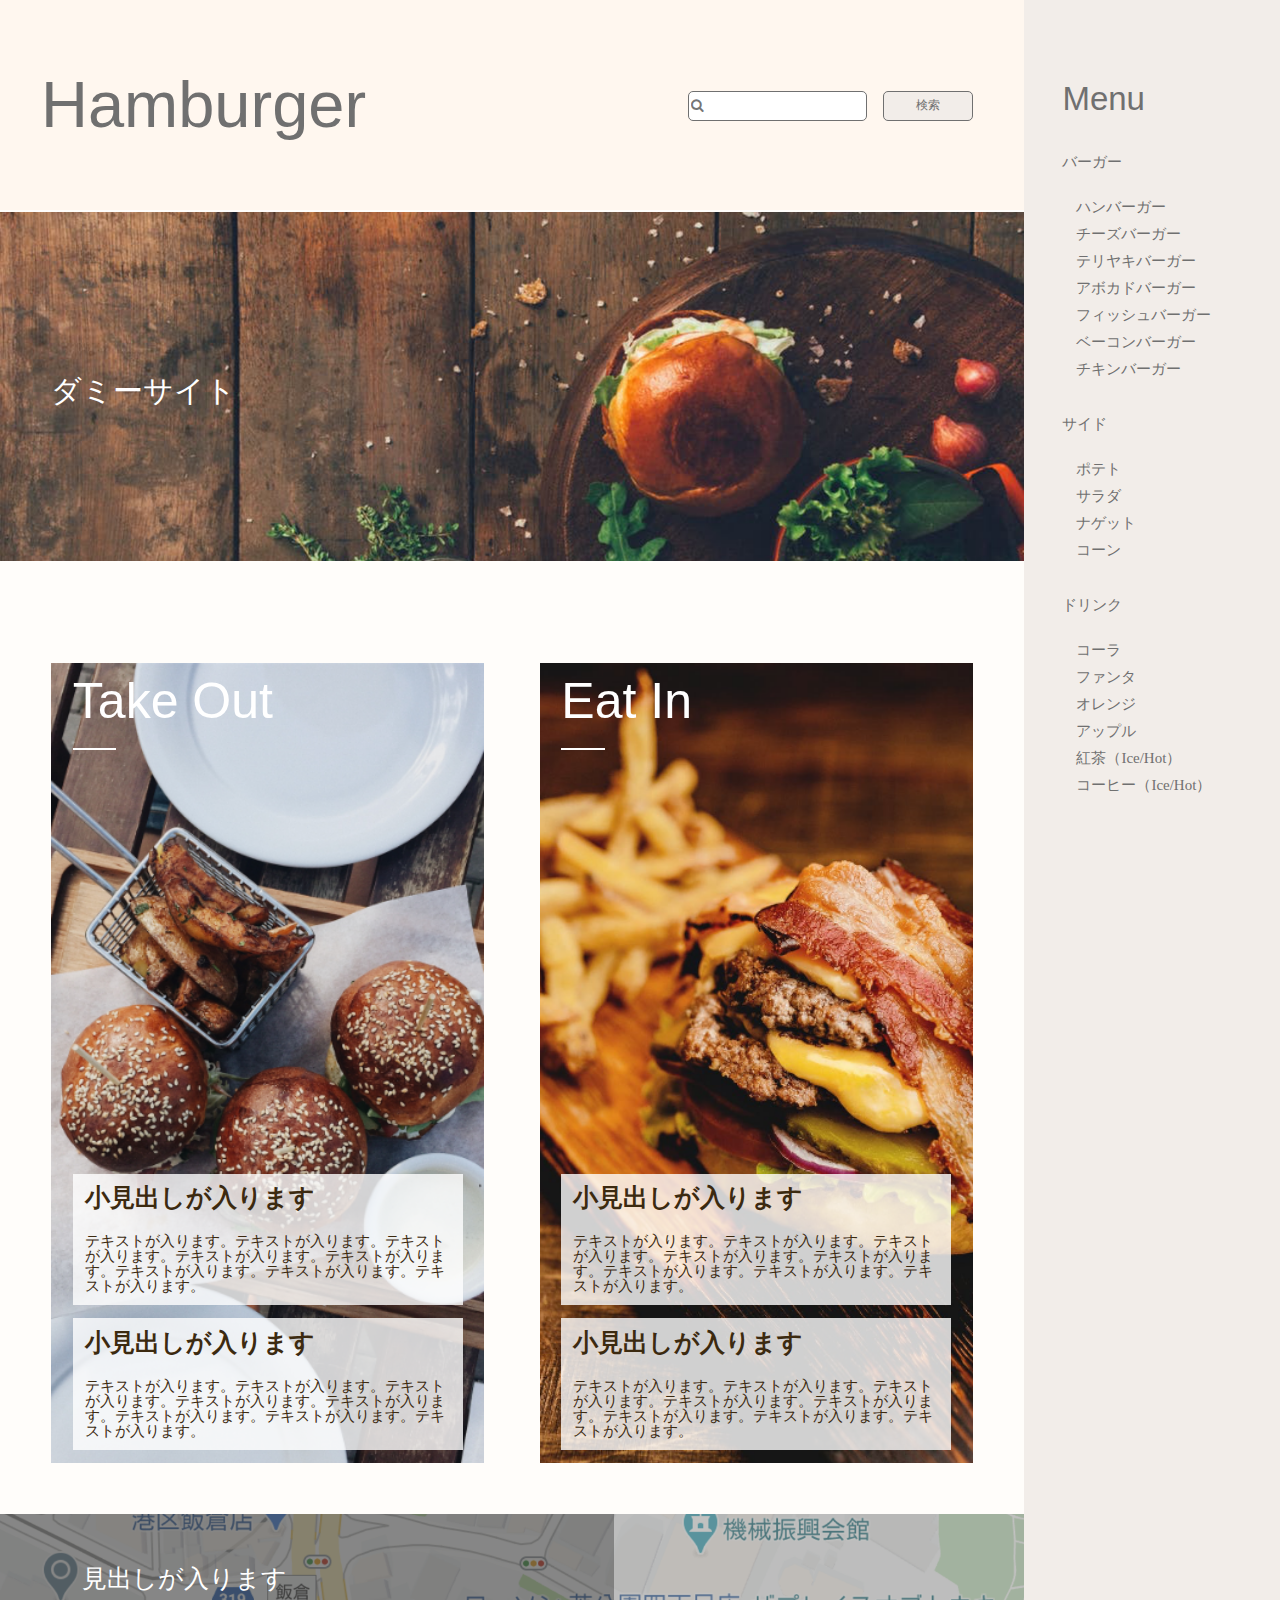
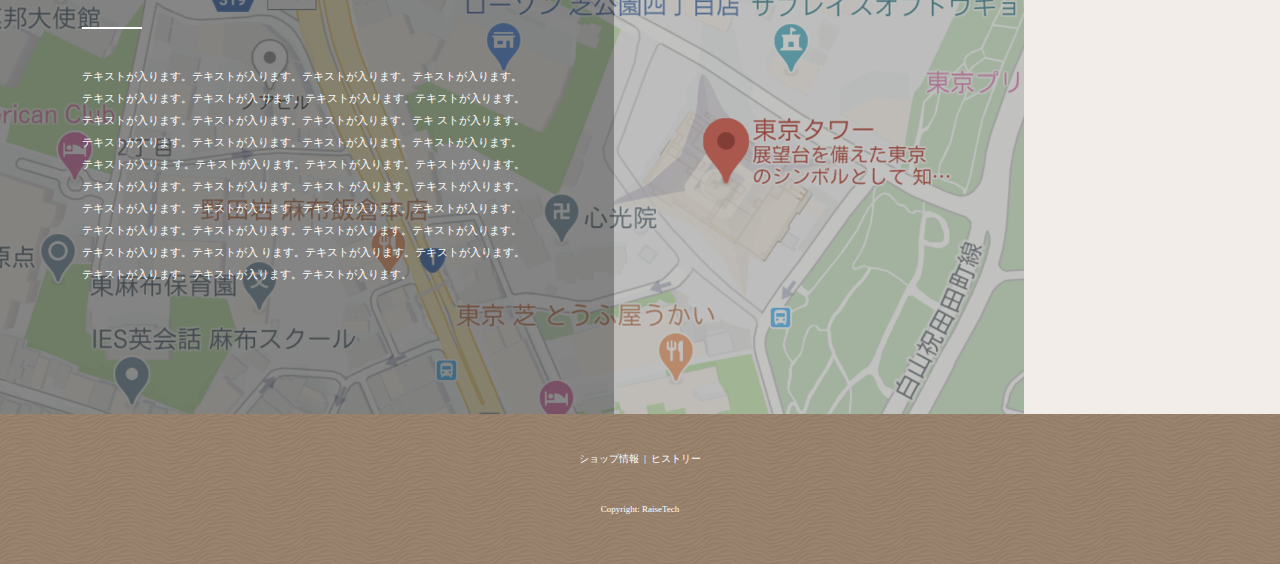
<file: index.html>
<!DOCTYPE html>
<html lang="ja">
<head>
    <meta charset="UTF-8">
    <meta name="viewport" content="width=device-width, initial-scale=1.0">
    <link rel="stylesheet" href="style.css" />
    <link href="//use.fontawesome.com/releases/v5.6.1/css/all.css" rel="stylesheet">
    <link rel="stylesheet" href="//netdna.bootstrapcdn.com/font-awesome/4.0.3/css/font-awesome.css">
    <script src="//ajax.googleapis.com/ajax/libs/jquery/2.1.4/jquery.min.js"></script>
    <meta name="description" content="ページの内容を表す文章///ハンバーガー屋さんのサイトです" />
    <title>Hamburger</title>
</head>

<body class="js-body">
<div class="js-fade-layer js-close"></div> <!--サイドメニューopen時暗くするフェード  このフェードをクリックしてもnavは閉じる-->
<main class="l-main">
    <article class="l-main__left">
        <!-- Header Start -->
        <header class="l-header">
            <h1 class="c-titles c-titles--header" href="#">Hamburger</h1>
            <div class="p-search">
                <input type="text" name="search" class="p-search__textArea" placeholder="&#xF002;" style="font-family:Arial, FontAwesome">
                <input type="button" name="button" class="p-search__button" value="検索">
            </div>
            <button class="js-menu c-button--sideMenu">Menu</button>
        </header>
        <!-- Header  End-->

        <div class="p-mainVisual p-mainVisual--index">
            <a class="c-titles--mainTop">ダミーサイト</a>
        </div>
        <section class="p-main-menu">
            <ul class="l-main__front-page-contents">
                <li class="p-front-page-card p-front-page-card1"> <!--TakeOut-->
                    <div>
                        <h3 class="c-titles c-titles--front-page-card">Take Out</h3>
                        <hr>
                    </div>
                    <div class="p-frontpage-card__explanation">
                        <div class="p-front-page-card__explanation__text">
                            <dl>
                                <dt>小見出しが入ります</dt>
                                <dd>テキストが⼊ります。テキストが⼊ります。テキストが⼊ります。テキストが⼊ります。テキストが⼊ります。テキストが⼊ります。テキストが⼊ります。テキストが⼊ります。</dd>
                            </dl>
                        </div>
                        <div class="p-front-page-card__explanation__text">
                            <dl>
                                <dt>小見出しが入ります</dt>
                                <dd>テキストが⼊ります。テキストが⼊ります。テキストが⼊ります。テキストが⼊ります。テキストが⼊ります。テキストが⼊ります。テキストが⼊ります。テキストが⼊ります。</dd>
                            </dl>
                        </div>
                    </div>
                </li>
                <li class="p-front-page-card p-front-page-card2"> <!--Eat In-->
                    <div>
                        <h3 class="c-titles c-titles--front-page-card">Eat In</h3>
                        <hr>
                    </div>
                    <div class="p-frontpage-card__explanation">
                        <div class="p-front-page-card__explanation__text">
                            <dl>
                                <dt>小見出しが入ります</dt>
                                <dd>テキストが⼊ります。テキストが⼊ります。テキストが⼊ります。テキストが⼊ります。テキストが⼊ります。テキストが⼊ります。テキストが⼊ります。テキストが⼊ります。</dd>
                            </dl>
                        </div>
                        <div class="p-front-page-card__explanation__text">
                            <dl>
                                <dt>小見出しが入ります</dt>
                                <dd>テキストが⼊ります。テキストが⼊ります。テキストが⼊ります。テキストが⼊ります。テキストが⼊ります。テキストが⼊ります。テキストが⼊ります。テキストが⼊ります。</dd>
                            </dl>
                        </div>
                    </div>
                </li>
            </ul>
        </section>
        <div class="p-map">
            <div class="p-map__description"> <!--gray parts-->
                <div class="p-map__description__title">
                    見出しが入ります
                </div>
                <hr>
                <p class="p-map__description__text"> テキストが⼊ります。テキストが⼊ります。テキストが⼊ります。テキストが⼊ります。テキストが⼊ります。テキストが⼊
                    ります。テキストが⼊ります。テキストが⼊ります。テキストが⼊ります。テキストが⼊ります。テキストが⼊ります。テキ
                    ストが⼊ります。テキストが⼊ります。テキストが⼊ります。テキストが⼊ります。テキストが⼊ります。テキストが⼊りま
                    す。テキストが⼊ります。テキストが⼊ります。テキストが⼊ります。テキストが⼊ります。テキストが⼊ります。テキスト
                    が⼊ります。テキストが⼊ります。テキストが⼊ります。テキストが⼊ります。テキストが⼊ります。テキストが⼊ります。
                    テキストが⼊ります。テキストが⼊ります。テキストが⼊ります。テキストが⼊ります。テキストが⼊ります。テキストが⼊
                    ります。テキストが⼊ります。テキストが⼊ります。テキストが⼊ります。テキストが⼊ります。テキストが⼊ります。</p>
            </div>
        </div>
    </article>

    <!--sideMenu (sidebar)-->
    <div class="l-sideMenu">
        <span class="js-close">×</span>
        <h2 class="c-titles c-titles--menuTop">
            Menu
        </h2>
        <nav class="p-menu">
            <ul class="p-menu__food">
                <li>
                    <h3>バーガー</h3>
                    <ul class="p-menu__food__items">
                        <li>ハンバーガー</li>
                        <li>チーズバーガー</li>
                        <li>テリヤキバーガー</li>
                        <li>アボカドバーガー</li>
                        <li>フィッシュバーガー</li>
                        <li>ベーコンバーガー</li>
                        <li>チキンバーガー</li>
                    </ul>
                </li>
                <li>
                    <h3>サイド</h3>
                    <ul class="p-menu__food__items">
                        <li>ポテト</li>
                        <li>サラダ</li>
                        <li>ナゲット</li>
                        <li>コーン</li>
                    </ul>
                </li>
                <li>
                    <h3>ドリンク</h3>
                    <ul class="p-menu__food__items">
                        <li>コーラ</li>
                        <li>ファンタ</li>
                        <li>オレンジ</li>
                        <li>アップル</li>
                        <li>紅茶（Ice/Hot）</li>
                        <li>コーヒー（Ice/Hot）</li>
                    </ul>
                </li>
            </ul>
        </nav>
    </div>
    <!-- sideMenu End -->
</main>
<!-- main End -->

<!-- Footer  Start-->
<footer class="l-footer">
    <ul class="l-footer__sitemap">
        <li><a href="#">ショップ情報</a></li>
        <li>|</li>
        <li><a href="#">ヒストリー</a></li>
    </ul>
    <small>Copyright: RaiseTech</small>
</footer>
<!-- Footer  End-->
<script src="js/script.js"></script> <!--jQuery-->
</body>
</html>
</file>
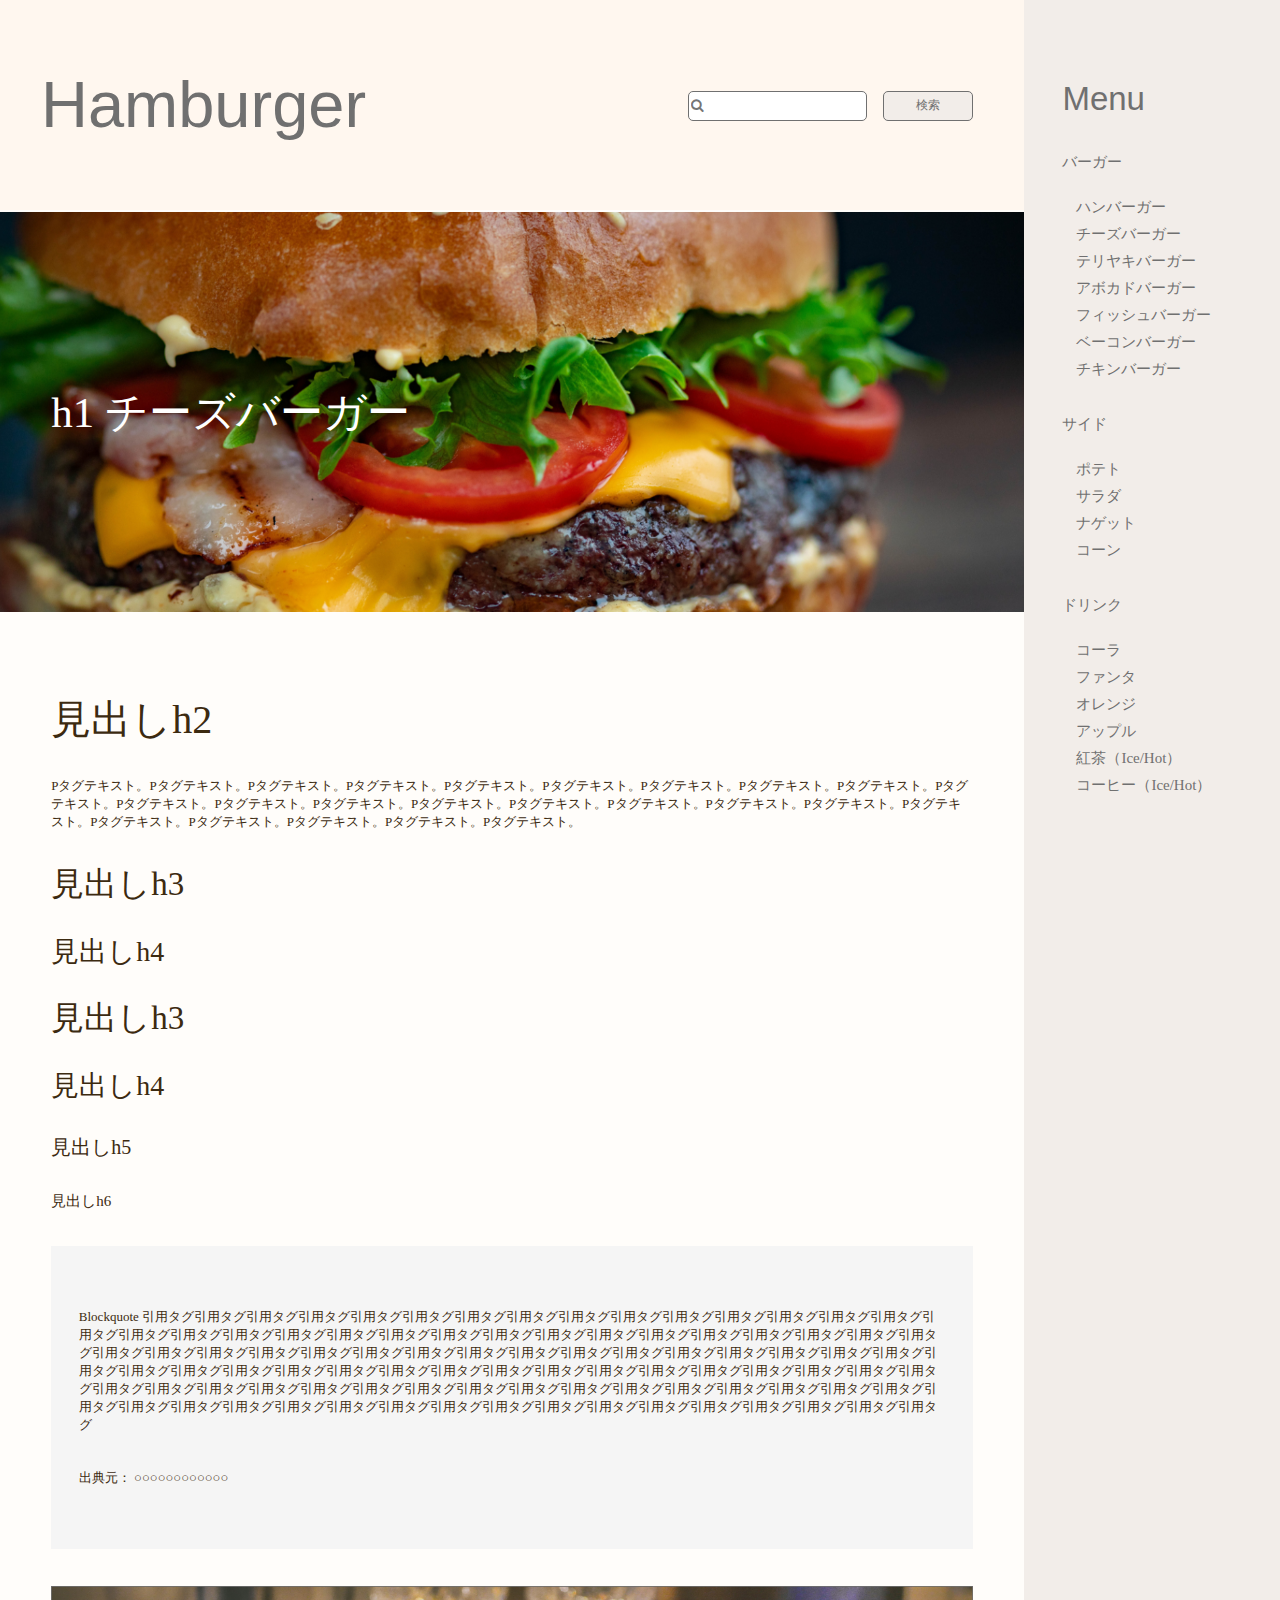
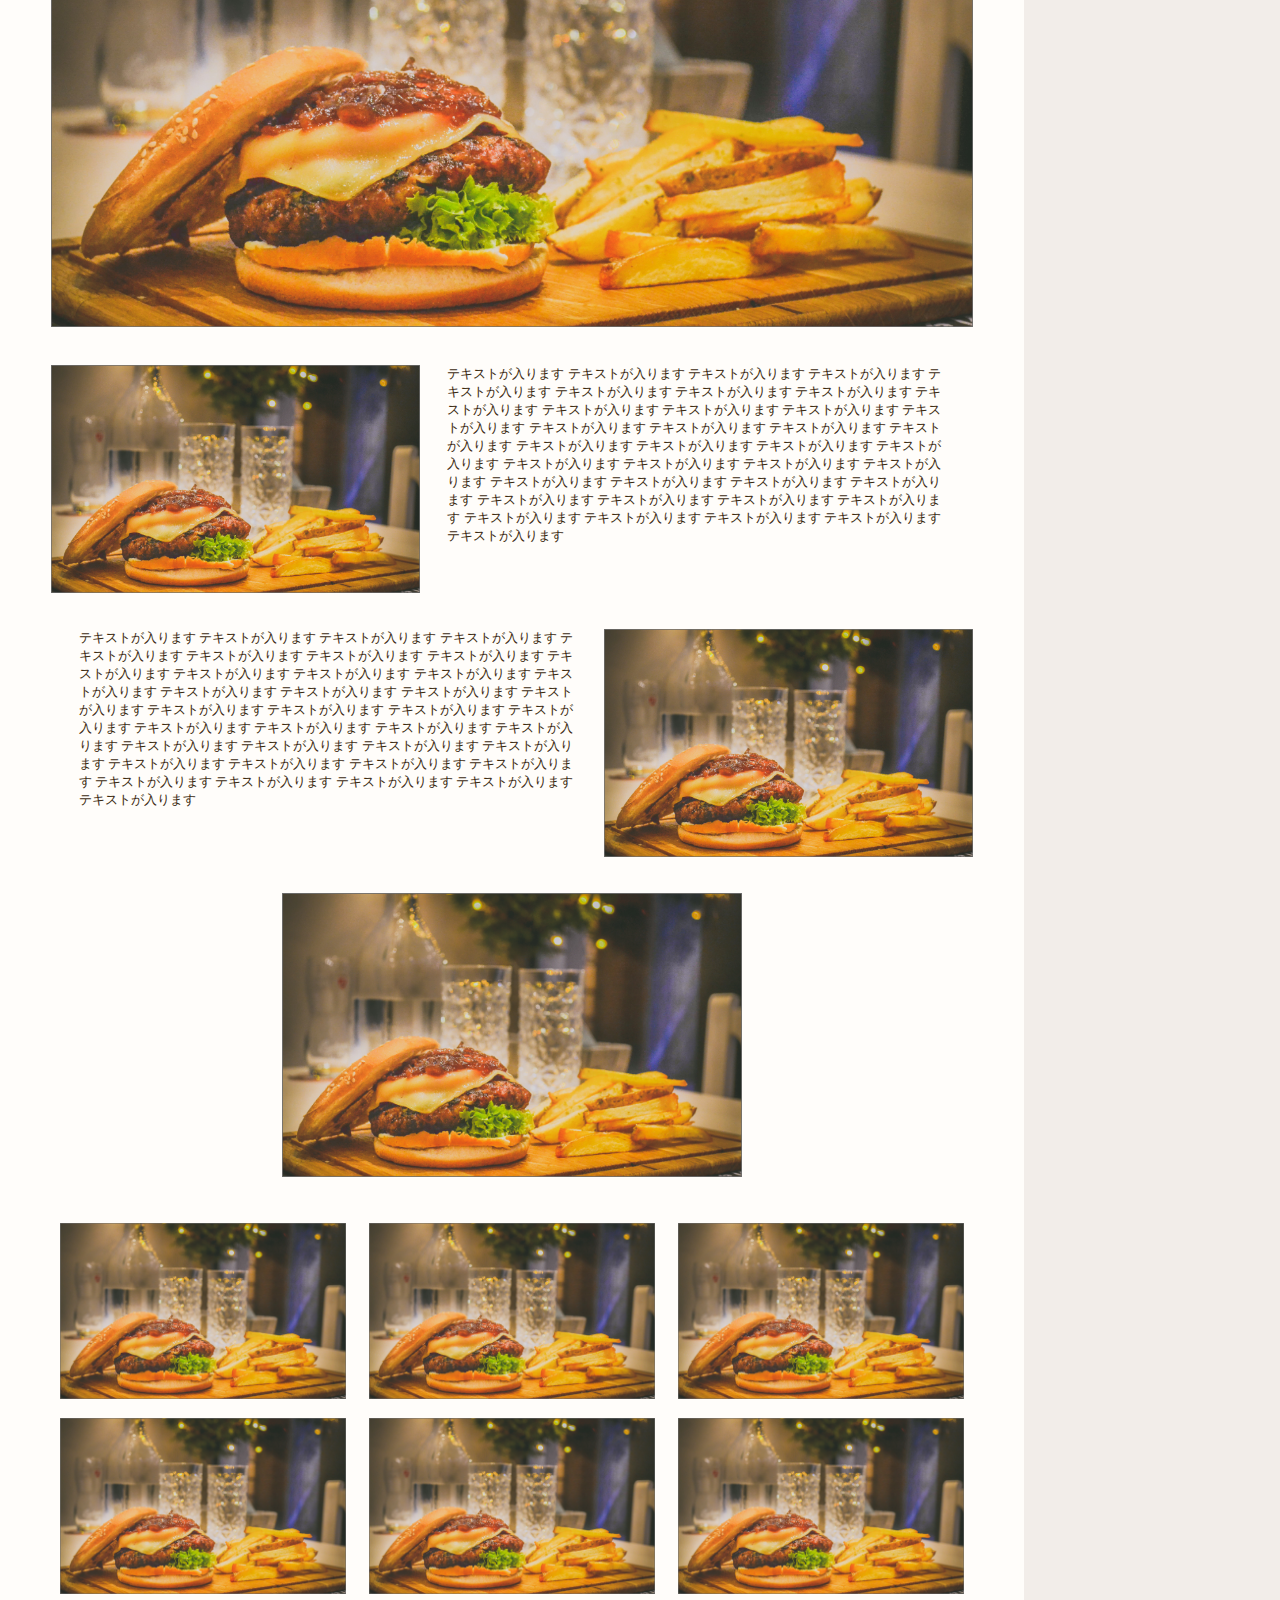
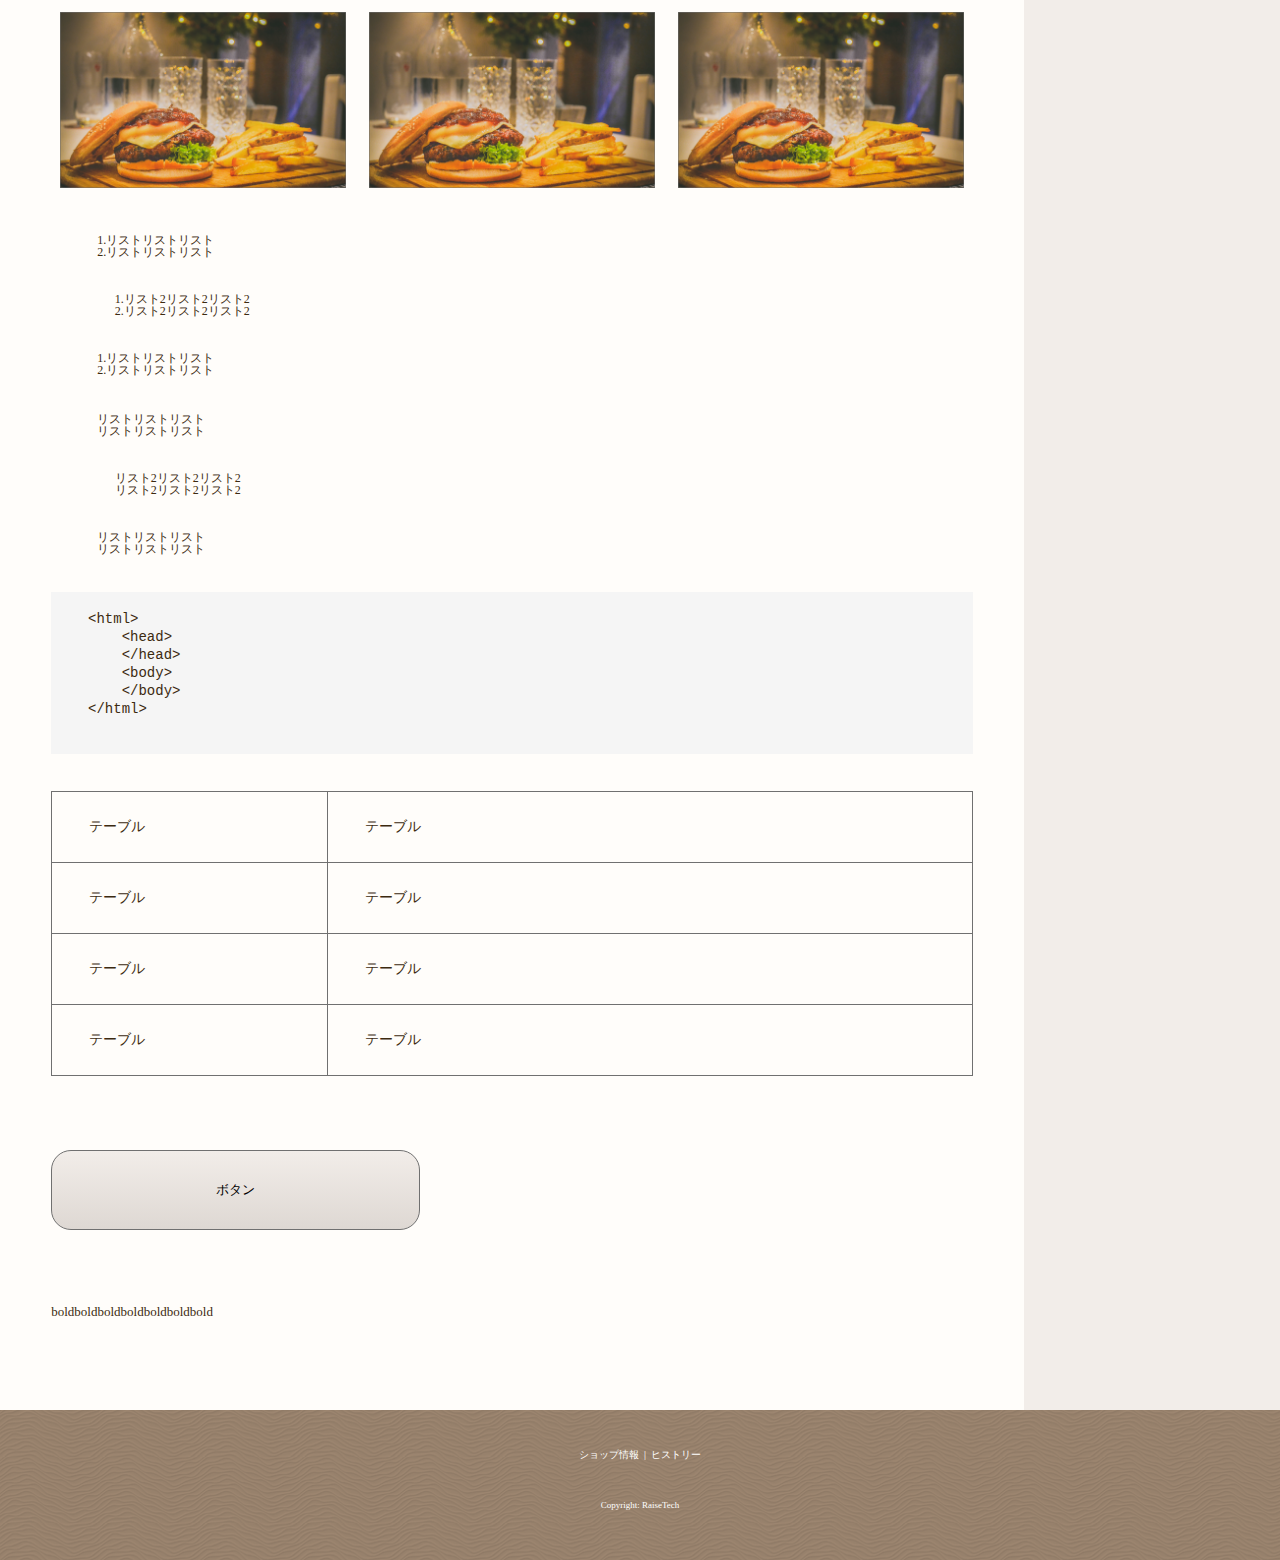
<file: single.html>
<!DOCTYPE html>
<html lang="ja">
<head>
    <meta charset="UTF-8">
    <meta name="viewport" content="width=device-width, initial-scale=1.0">
    <link rel="stylesheet" href="style.css" />
    <link href="//use.fontawesome.com/releases/v5.6.1/css/all.css" rel="stylesheet">
    <link rel="stylesheet" href="//netdna.bootstrapcdn.com/font-awesome/4.0.3/css/font-awesome.css">
    <script src="//ajax.googleapis.com/ajax/libs/jquery/2.1.4/jquery.min.js"></script>
    <meta name="description" content="ページの内容を表す文章///ハンバーガー屋さんのサイトです" />
    <title>Hamburger</title>
</head>

<body class="js-body">
<div class="js-fade-layer js-close"></div> <!--サイドメニューopen時暗くするフェード  このフェードをクリックしてもnavは閉じる-->
<main class="l-main">
    <article class="l-main__left">
        <!-- Header Start -->
        <header class="l-header">
            <h1 class="c-titles c-titles--header" href="#">Hamburger</h1>
            <div class="p-search">
                <input type="text" name="search" class="p-search__textArea" placeholder="&#xF002;" style="font-family:Arial, FontAwesome">
                <input type="button" name="button" class="p-search__button" value="検索">
            </div>
            <button class="js-menu c-button--sideMenu">Menu</button>
        </header>
        <!-- Header  End-->

        <div class="p-mainVisual p-mainVisual--single">
            <img src="image/singlepage/singlepage_ham-burger-with-vegetables.png" alt="チーズバーガー">
            <h1>h1 チーズバーガー</h1>
        </div>
        <section class="p-single">
            <h2>見出しh2</h2>
            <p>Pタグテキスト。Pタグテキスト。Pタグテキスト。Pタグテキスト。Pタグテキスト。Pタグテキスト。Pタグテキスト。Pタグテキスト。Pタグテキスト。Pタグテキスト。Pタグテキスト。Pタグテキスト。Pタグテキスト。Pタグテキスト。Pタグテキスト。Pタグテキスト。Pタグテキスト。Pタグテキスト。Pタグテキスト。Pタグテキスト。Pタグテキスト。Pタグテキスト。Pタグテキスト。Pタグテキスト。</p>
            <h3>見出しh3</h3>
            <h4>見出しh4</h4>
            <h3>見出しh3</h3>
            <h4>見出しh4</h4>
            <h5>見出しh5</h5>
            <h6>見出しh6</h6>
            <blockquote class="p-single__blockquote" site="#">
                <p>Blockquote 引用タグ引用タグ引用タグ引用タグ引用タグ引用タグ引用タグ引用タグ引用タグ引用タグ引用タグ引用タグ引用タグ引用タグ引用タグ引用タグ引用タグ引用タグ引用タグ引用タグ引用タグ引用タグ引用タグ引用タグ引用タグ引用タグ引用タグ引用タグ引用タグ引用タグ引用タグ引用タグ引用タグ引用タグ引用タグ引用タグ引用タグ引用タグ引用タグ引用タグ引用タグ引用タグ引用タグ引用タグ引用タグ引用タグ引用タグ引用タグ引用タグ引用タグ引用タグ引用タグ引用タグ引用タグ引用タグ引用タグ引用タグ引用タグ引用タグ引用タグ引用タグ引用タグ引用タグ引用タグ引用タグ引用タグ引用タグ引用タグ引用タグ引用タグ引用タグ引用タグ引用タグ引用タグ引用タグ引用タグ引用タグ引用タグ引用タグ引用タグ引用タグ引用タグ引用タグ引用タグ引用タグ引用タグ引用タグ引用タグ引用タグ引用タグ引用タグ引用タグ引用タグ引用タグ引用タグ引用タグ引用タグ引用タグ</p>
                <p>出典元： ○○○○○○○○○○○○</p>
            </blockquote>
            <img class="p-single__image--wide" src="image/singlepage/singlepage_cooked-foods-wide.png" alt="チーズバーガー">
            <div class="p-single__twocolum">
                <img src="image/singlepage/singlepage_cooked-foods-1.png" alt="チーズバーガー">
                <p>テキストが入ります テキストが入ります テキストが入ります テキストが入ります テキストが入ります テキストが入ります テキストが入ります テキストが入ります テキストが入ります テキストが入ります テキストが入ります テキストが入ります テキストが入ります テキストが入ります テキストが入ります テキストが入ります テキストが入ります テキストが入ります テキストが入ります テキストが入ります テキストが入ります テキストが入ります テキストが入ります テキストが入ります テキストが入ります テキストが入ります テキストが入ります テキストが入ります テキストが入ります テキストが入ります テキストが入ります テキストが入ります テキストが入ります テキストが入ります テキストが入ります テキストが入ります テキストが入ります テキストが入ります</p>
            </div>
            <div class="p-single__twocolum">
                <p>テキストが入ります テキストが入ります テキストが入ります テキストが入ります テキストが入ります テキストが入ります テキストが入ります テキストが入ります テキストが入ります テキストが入ります テキストが入ります テキストが入ります テキストが入ります テキストが入ります テキストが入ります テキストが入ります テキストが入ります テキストが入ります テキストが入ります テキストが入ります テキストが入ります テキストが入ります テキストが入ります テキストが入ります テキストが入ります テキストが入ります テキストが入ります テキストが入ります テキストが入ります テキストが入ります テキストが入ります テキストが入ります テキストが入ります テキストが入ります テキストが入ります テキストが入ります テキストが入ります テキストが入ります</p>
                <img src="image/singlepage/singlepage_cooked-foods-1.png" alt="チーズバーガー">
            </div>
            <img class="p-single__image--normal" src="image/singlepage/singlepage_cooked-foods-1.png" alt="チーズバーガー">
            <div class="p-single__grid">
                <img src="image/singlepage/singlepage_cooked-foods-1.png" alt="チーズバーガー">
                <img src="image/singlepage/singlepage_cooked-foods-1.png" alt="チーズバーガー">
                <img src="image/singlepage/singlepage_cooked-foods-1.png" alt="チーズバーガー">
                <img src="image/singlepage/singlepage_cooked-foods-1.png" alt="チーズバーガー">
                <img src="image/singlepage/singlepage_cooked-foods-1.png" alt="チーズバーガー">
                <img src="image/singlepage/singlepage_cooked-foods-1.png" alt="チーズバーガー">
                <img src="image/singlepage/singlepage_cooked-foods-1.png" alt="チーズバーガー">
                <img src="image/singlepage/singlepage_cooked-foods-1.png" alt="チーズバーガー">
                <img src="image/singlepage/singlepage_cooked-foods-1.png" alt="チーズバーガー">
            </div>
            <div class="p-single__list">
                <ul class="p-single__list__noindent">
                    <li>1.リストリストリスト</li>
                    <li>2.リストリストリスト</li>
                </ul>
                <ul class="p-single__list__indent1">
                    <li>1.リスト2リスト2リスト2</li>
                    <li>2.リスト2リスト2リスト2</li>
                </ul>
                <ul class="p-single__list__noindent">
                    <li>1.リストリストリスト</li>
                    <li>2.リストリストリスト</li>
                </ul>
            </div>
            <div class="p-single__list">
                <ul class="p-single__list__noindent">
                    <li>リストリストリスト</li>
                    <li>リストリストリスト</li>
                </ul>
                <ul class="p-single__list__indent1">
                    <li>リスト2リスト2リスト2</li>
                    <li>リスト2リスト2リスト2</li>
                </ul>
                <ul class="p-single__list__noindent">
                    <li>リストリストリスト</li>
                    <li>リストリストリスト</li>
                </ul>
            </div>
            <div class="p-single__code">
                <pre>
                    <code>
&lt;html&gt;
    &lt;head&gt;
    &lt;/head&gt;
    &lt;body&gt;
    &lt;/body&gt;
&lt;/html&gt;
                    </code>
                </pre>
            </div>
            <table>
                <tr>
                    <td>テーブル</td>
                    <td>テーブル</td>
                </tr>
                <tr>
                    <td>テーブル</td>
                    <td>テーブル</td>
                </tr>
                <tr>
                    <td>テーブル</td>
                    <td>テーブル</td>
                </tr>
                <tr>
                    <td>テーブル</td>
                    <td>テーブル</td>
                </tr>
            </table>
            <button>
                ボタン
            </button>
            <p>boldboldboldboldboldboldbold</p>
        </section>
    </article>

    <!--sideMenu (sidebar)-->
    <div class="l-sideMenu">
        <span class="js-close">×</span>
        <h2 class="c-titles c-titles--menuTop">
            Menu
        </h2>
        <nav class="p-menu">
            <ul class="p-menu__food">
                <li>
                    <h3>バーガー</h3>
                    <ul class="p-menu__food__items">
                        <li>ハンバーガー</li>
                        <li>チーズバーガー</li>
                        <li>テリヤキバーガー</li>
                        <li>アボカドバーガー</li>
                        <li>フィッシュバーガー</li>
                        <li>ベーコンバーガー</li>
                        <li>チキンバーガー</li>
                    </ul>
                </li>
                <li>
                    <h3>サイド</h3>
                    <ul class="p-menu__food__items">
                        <li>ポテト</li>
                        <li>サラダ</li>
                        <li>ナゲット</li>
                        <li>コーン</li>
                    </ul>
                </li>
                <li>
                    <h3>ドリンク</h3>
                    <ul class="p-menu__food__items">
                        <li>コーラ</li>
                        <li>ファンタ</li>
                        <li>オレンジ</li>
                        <li>アップル</li>
                        <li>紅茶（Ice/Hot）</li>
                        <li>コーヒー（Ice/Hot）</li>
                    </ul>
                </li>
            </ul>
        </nav>
    </div>
    <!-- sideMenu End -->
</main>
<!-- main End -->

<!-- Footer  Start-->
<footer class="l-footer">
    <ul class="l-footer__sitemap">
        <li><a href="#">ショップ情報</a></li>
        <li>|</li>
        <li><a href="#">ヒストリー</a></li>
    </ul>
    <small>Copyright: RaiseTech</small>
</footer>
<!-- Footer  End-->
<script src="js/script.js"></script> <!--jQuery-->
</body>
</html>
</file>
<file: style.css>
@charset "UTF-8";
/*
html5doctor.com Reset Stylesheet
v1.6.1
Last Updated: 2010-09-17
Author: Richard Clark - http://richclarkdesign.com
Twitter: @rich_clark
*/
html, body, div, span, object, iframe,
h1, h2, h3, h4, h5, h6, p, blockquote, pre,
abbr, address, cite, code,
del, dfn, em, img, ins, kbd, q, samp,
small, strong, sub, sup, var,
b, i,
dl, dt, dd, ol, ul, li,
fieldset, form, label, legend,
table, caption, tbody, tfoot, thead, tr, th, td,
article, aside, canvas, details, figcaption, figure,
footer, header, hgroup, menu, nav, section, summary,
time, mark, audio, video {
  margin: 0;
  padding: 0;
  border: 0;
  outline: 0;
  font-size: 100%;
  vertical-align: baseline;
  background: transparent;
}

body {
  line-height: 1;
}

article, aside, details, figcaption, figure,
footer, header, hgroup, menu, nav, section {
  display: block;
}

nav ul {
  list-style: none;
}

blockquote, q {
  quotes: none;
}

blockquote:before, blockquote:after,
q:before, q:after {
  content: '';
  content: none;
}

a {
  margin: 0;
  padding: 0;
  font-size: 100%;
  vertical-align: baseline;
  background: transparent;
}

/* change colours to suit your needs */
ins {
  background-color: #ff9;
  color: #000;
  text-decoration: none;
}

/* change colours to suit your needs */
mark {
  background-color: #ff9;
  color: #000;
  font-style: italic;
  font-weight: bold;
}

del {
  text-decoration: line-through;
}

abbr[title], dfn[title] {
  border-bottom: 1px dotted;
  cursor: help;
}

table {
  border-collapse: collapse;
  border-spacing: 0;
}

/* change border colour to suit your needs */
hr {
  display: block;
  height: 1px;
  border: 0;
  border-top: 1px solid #cccccc;
  margin: 1em 0;
  padding: 0;
}

input, select {
  vertical-align: middle;
}

/* ボタンタグの装飾を消すための追記 */
button {
  background-color: transparent;
  border: none;
  cursor: pointer;
  outline: none;
  padding: 0;
  -webkit-appearance: none;
     -moz-appearance: none;
          appearance: none;
}

h1, h2, h3, h4, h5, h6 {
  font-weight: normal;
}

* {
  -webkit-box-sizing: border-box;
          box-sizing: border-box;
}

/*右側にはみ出した部分まで横スクロールバーが表示される問題を解消するための記述*/
html {
  overflow: auto;
  font-size: 10px;
}

body {
  background-color: #FFFDFA;
  overflow: hidden;
}

/*横スクロールバー問題解消ここまで*/
img {
  width: 100%;
}

ul {
  list-style-type: none;
}

/*
共通レイアウトのヘッダー、サイドメニュー、フッターを先に記述し、
続いてその他をhtmlファイル別に記述する。
*/
/* ------------------------------- */
/* 全ページ共通レイアウトのカラー変数 */
/* ------------------------------- */
/* Main
   ----------------------------------------------------------------- */
/* Header
   ----------------------------------------------------------------- */
/* SideMenu
   ----------------------------------------------------------------- */
/* Footer
   ----------------------------------------------------------------- */
/* ------------------------------- */
/* index.html                      */
/* ------------------------------- */
/* ------------------------------- */
/* archive.html                    */
/* ------------------------------- */
/* ------------------------------- */
/* single.html                     */
/* ------------------------------- */
.l-footer {
  height: 150px;
  max-width: 100%;
  text-align: center;
  background-image: url("../image/footer_image.png");
  background-size: cover;
}

.l-footer__sitemap {
  padding: 40px 0;
  color: white;
  display: -webkit-box;
  display: -ms-flexbox;
  display: flex;
  -webkit-box-pack: center;
      -ms-flex-pack: center;
          justify-content: center;
}

.l-footer__sitemap li {
  font-size: 1.0rem;
}

.l-footer__sitemap a {
  padding: 5px;
  text-decoration: none;
  color: white;
}

.l-footer small {
  color: white;
  font-size: .9rem;
}

.l-header {
  position: relative;
  height: 210px;
  line-height: 210px;
  width: 100%;
  background-color: #FFF7EF;
  display: inline-block;
}

@media screen and (max-width: 960px) {
  .l-header {
    height: 217px;
    line-height: normal;
    text-align: center;
    display: -webkit-box;
    display: -ms-flexbox;
    display: flex;
    -webkit-box-orient: vertical;
    -webkit-box-direction: normal;
        -ms-flex-direction: column;
            flex-direction: column;
    -ms-flex-pack: distribute;
        justify-content: space-around;
  }
}

.l-main {
  display: -webkit-box;
  display: -ms-flexbox;
  display: flex;
  -webkit-box-orient: horizontal;
  -webkit-box-direction: normal;
      -ms-flex-direction: row;
          flex-direction: row;
}

.l-main__left {
  -ms-flex-preferred-size: 80%;
      flex-basis: 80%;
}

@media screen and (max-width: 960px) {
  .l-main__left {
    -ms-flex-preferred-size: 100%;
        flex-basis: 100%;
  }
}

.l-main__front-page-contents {
  display: -webkit-box;
  display: -ms-flexbox;
  display: flex;
  -webkit-box-orient: horizontal;
  -webkit-box-direction: normal;
      -ms-flex-direction: row;
          flex-direction: row;
  -webkit-box-pack: justify;
      -ms-flex-pack: justify;
          justify-content: space-between;
  padding: 5%;
}

@media screen and (max-width: 600px) {
  .l-main__front-page-contents {
    -webkit-box-orient: vertical;
    -webkit-box-direction: normal;
        -ms-flex-direction: column;
            flex-direction: column;
  }
}

.js-fade-layer {
  position: absolute;
  top: 0px;
  left: 0px;
  width: 100%;
  height: 100%;
  background-color: rgba(0, 0, 0, 0.8);
  visibility: hidden;
  z-index: 9;
}

@media screen and (max-width: 960px) {
  .js-fade-layer {
    visibility: hidden;
  }
}

.l-sideMenu {
  position: relative;
  width: 20%;
  -ms-flex-item-align: stretch;
      -ms-grid-row-align: stretch;
      align-self: stretch;
  /*footerの手前までsideMenuの領域を伸ばすため*/
  padding-top: 82px;
  padding-left: 3%;
  padding-bottom: 300px;
  background-color: #F2EDE9;
}

@media screen and (max-width: 960px) {
  .l-sideMenu {
    width: 350px;
    height: 100vh;
    padding-left: 5%;
    position: fixed;
    top: 0;
    right: -350px;
    z-index: 10;
    display: none;
    overflow-y: scroll;
  }
}

@media screen and (max-width: 600px) {
  .l-sideMenu {
    width: 250px;
  }
}

.l-sideMenu .js-close {
  position: fixed;
  top: 20px;
  right: 20px;
  font-size: 5.0rem;
  color: #707070;
  cursor: pointer;
  display: none;
}

@media screen and (max-width: 960px) {
  .l-sideMenu .js-close {
    display: block;
  }
}

.l-sideMenu.is-open {
  display: block;
  right: 0px;
  -webkit-animation: fadeIn 0.3s linear 0s;
          animation: fadeIn 0.3s linear 0s;
}

@-webkit-keyframes fadeIn {
  from {
    opacity: 0;
    -webkit-transform: translateX(350px);
            transform: translateX(350px);
  }
  to {
    opacity: 1;
    -webkit-transform: translateX(0);
            transform: translateX(0);
  }
}

@keyframes fadeIn {
  from {
    opacity: 0;
    -webkit-transform: translateX(350px);
            transform: translateX(350px);
  }
  to {
    opacity: 1;
    -webkit-transform: translateX(0);
            transform: translateX(0);
  }
}

.c-button--sideMenu {
  display: none;
  position: fixed;
  top: 18px;
  right: 26px;
  z-index: 9;
  font-size: 3.2rem;
  font-weight: bold;
  color: #707070;
  background-color: #FFF7EF;
  border: solid 1px #bdb7b0;
  border-radius: 5px;
  cursor: pointer;
}

@media screen and (max-width: 960px) {
  .c-button--sideMenu {
    display: block;
  }
  .c-button--sideMenu:hover {
    background-color: #ccc9c3;
  }
}

@media screen and (max-width: 600px) {
  .c-button--sideMenu {
    font-size: 1.8rem;
    top: 14px;
    right: 15px;
  }
}

.c-button--archive-content-detail {
  width: 40%;
  height: 15%;
  margin: 0 auto;
  font-size: 1.3rem;
  border-radius: 25px;
  background-color: white;
}

@media screen and (max-width: 600px) {
  .c-button--archive-content-detail {
    width: 60%;
    padding: 9px;
    margin: 20px auto;
  }
}

.c-titles {
  font-family: -apple-system, BlinkMacSystemFont, 'Segoe UI', Roboto, Oxygen, Ubuntu, Cantarell, 'Open Sans', 'Helvetica Neue', sans-serif;
  /* Header
   ----------------------------------------------------------------- */
  /* SideMenu
      ----------------------------------------------------------------- */
  /* Main
   ----------------------------------------------------------------- */
}

.c-titles--header {
  margin-left: 4.0%;
  float: left;
  font-size: 6.5rem;
  color: #707070;
}

@media screen and (max-width: 960px) {
  .c-titles--header {
    font-size: 5.3rem;
  }
}

@media screen and (max-width: 600px) {
  .c-titles--header {
    font-size: 4.0rem;
  }
}

.c-titles--menuTop {
  font-size: 3.3rem;
  color: #707070;
}

@media screen and (max-width: 960px) {
  .c-titles--menuTop {
    display: none;
  }
}

.c-titles--mainTop {
  margin-left: 5%;
  font-size: 3.0rem;
  color: white;
}

@media screen and (max-width: 600px) {
  .c-titles--mainTop {
    font-size: 2.0rem;
  }
}

.c-titles--front-page-card {
  margin: 3% 0 5% 5%;
  font-size: 5.0rem;
  color: white;
}

.c-titles--archiveTop {
  display: inline;
  margin-left: 5%;
  font-size: 5.0rem;
  color: white;
}

@media screen and (max-width: 960px) {
  .c-titles--archiveTop {
    font-size: 4.0rem;
  }
}

@media screen and (max-width: 600px) {
  .c-titles--archiveTop {
    margin-top: 60px;
    font-size: 2.2rem;
    display: block;
    line-height: normal;
  }
}

.c-titles--archiveTop__search {
  font-size: 2.8rem;
  font-weight: bold;
  color: white;
}

@media screen and (max-width: 960px) {
  .c-titles--archiveTop__search {
    font-size: 2.3rem;
  }
}

@media screen and (max-width: 600px) {
  .c-titles--archiveTop__search {
    margin-left: 5%;
    font-size: 1.5rem;
  }
}

.c-pager {
  width: 80%;
  margin: 100px auto;
  display: -webkit-box;
  display: -ms-flexbox;
  display: flex;
  -webkit-box-orient: horizontal;
  -webkit-box-direction: normal;
      -ms-flex-direction: row;
          flex-direction: row;
  -webkit-box-align: center;
      -ms-flex-align: center;
          align-items: center;
  -webkit-box-pack: center;
      -ms-flex-pack: center;
          justify-content: center;
}

@media screen and (max-width: 960px) {
  .c-pager {
    width: 100%;
    margin: 50px auto;
  }
}

@media screen and (max-width: 600px) {
  .c-pager {
    -webkit-box-pack: justify;
        -ms-flex-pack: justify;
            justify-content: space-between;
    margin: 30px 0;
  }
}

.c-pager p {
  margin: 0 5px;
  font-size: 1.3rem;
  color: #707070;
}

.c-pager__fraction {
  font-weight: bold;
}

@media screen and (max-width: 600px) {
  .c-pager__fraction {
    display: none;
  }
}

.c-pager__sp {
  display: none;
}

@media screen and (max-width: 600px) {
  .c-pager__sp {
    display: inline-block;
  }
}

.c-pager ul {
  display: -webkit-box;
  display: -ms-flexbox;
  display: flex;
  -webkit-box-orient: horizontal;
  -webkit-box-direction: normal;
      -ms-flex-direction: row;
          flex-direction: row;
}

.c-pager ul li {
  padding: 10px;
  margin: 0 6px;
  font-size: 1.3rem;
  color: #707070;
  border: solid 2px #707070;
}

.c-pager ul li:first-child {
  color: white;
  background-color: #3C2B1C;
}

@media screen and (max-width: 960px) {
  .c-pager ul li {
    padding: 7px;
    margin: 0 5px;
  }
}

@media screen and (max-width: 600px) {
  .c-pager ul li {
    display: none;
  }
}

.p-mainVisual {
  position: relative;
  height: 400px;
  width: 100%;
  background-repeat: no-repeat;
  background-size: 100%;
}

.p-mainVisual--index {
  line-height: 28vw;
  background-image: url("../image/frontpage/frontpage_image.png");
}

.p-mainVisual--single {
  overflow: hidden;
}

@media screen and (max-width: 600px) {
  .p-mainVisual--single {
    height: 45vw;
  }
}

.p-mainVisual--single img {
  position: absolute;
  top: 50%;
  left: 50%;
  -webkit-transform: translateY(-50%) translateX(-50%);
          transform: translateY(-50%) translateX(-50%);
}

.p-mainVisual--single h1 {
  position: absolute;
  top: 50%;
  left: 5%;
  -webkit-transform: translateY(-50%);
          transform: translateY(-50%);
  font-size: 4.3rem;
  color: white;
}

@media screen and (max-width: 600px) {
  .p-mainVisual--single h1 {
    font-size: 2.8rem;
  }
}

.p-map {
  max-width: 100%;
  height: 500px;
  background-image: url("../image/map_image.png");
  background-repeat: no-repeat;
  background-size: cover;
  background-color: rgba(0, 0, 0, 0.6);
}

@media screen and (max-width: 960px) {
  .p-map {
    height: auto;
  }
}

@media screen and (max-width: 600px) {
  .p-map {
    height: 650px;
  }
}

.p-map__description {
  height: 100%;
  width: 60%;
  padding: 5% 8%;
  background-color: rgba(0, 0, 0, 0.3);
}

.p-map__description__title {
  font-size: 2.5rem;
  color: white;
}

.p-map__description hr {
  width: 6.0rem;
  margin: 8% 0;
  border-width: .2rem;
  border-color: white;
}

.p-map__description__text {
  font-size: 1.1rem;
  line-height: 2.2rem;
  color: white;
}

@media screen and (max-width: 960px) {
  .p-map__description {
    width: 100%;
  }
  .p-map__description hr {
    margin: 3% 0;
  }
  .p-map__description p {
    line-height: 2.7rem;
  }
}

@media screen and (max-width: 600px) {
  .p-map__description {
    height: 50%;
  }
}

.p-menu {
  list-style-type: none;
}

.p-menu__food li {
  margin: 40px 0 40px 0;
}

.p-menu__food li h3 {
  font-size: 1.5rem;
  font-weight: normal;
  color: #707070;
}

/* ＆で中に入れたら効かなかったので、別途下記している */
.p-menu__food__items {
  margin-top: 30px;
}

.p-menu__food__items li {
  margin: 12px 0 12px 14px;
  font-size: 1.5rem;
  color: #707070;
}

.p-search {
  float: right;
  margin-right: 5.0%;
}

@media screen and (max-width: 960px) {
  .p-search {
    margin-right: 0%;
  }
}

.p-search__textArea {
  width: 14vw;
  height: 30px;
  margin-right: 14px;
  border-radius: 5px;
  border: 1px solid #707070;
}

@media screen and (max-width: 960px) {
  .p-search__textArea {
    width: 30%;
  }
}

@media screen and (max-width: 600px) {
  .p-search__textArea {
    width: 65%;
  }
}

.p-search__icon {
  color: #707070;
}

.p-search__button {
  height: 30px;
  width: 7vw;
  border-radius: 5px;
  border: 1px solid #707070;
  font-size: 12px;
  color: #707070;
  background-color: #F2EDE9;
  cursor: pointer;
}

@media screen and (max-width: 960px) {
  .p-search__button {
    width: 15%;
  }
}

.p-front-page-card {
  max-width: 47%;
  height: 800px;
  background-size: cover;
  background-repeat: no-repeat;
  display: -webkit-box;
  display: -ms-flexbox;
  display: flex;
  -webkit-box-orient: vertical;
  -webkit-box-direction: normal;
      -ms-flex-direction: column;
          flex-direction: column;
  -webkit-box-pack: justify;
      -ms-flex-pack: justify;
          justify-content: space-between;
}

@media screen and (max-width: 600px) {
  .p-front-page-card {
    max-width: 100%;
    height: 630px;
    margin: 8px 0;
  }
}

.p-front-page-card hr {
  margin-left: 5%;
  width: 10%;
  border-width: .2rem;
  border-color: white;
}

.p-front-page-card1 {
  background-image: url("../image/frontpage/frontpage_card1.png");
}

.p-front-page-card2 {
  background-image: url("../image/frontpage/frontpage_card2.png");
}

.p-front-page-card__explanation__text {
  margin: auto auto 3% auto;
  width: 90%;
  background-color: rgba(255, 255, 255, 0.8);
}

.p-front-page-card__explanation__text dl dt {
  padding: 3%;
  font-size: 2.5rem;
  font-weight: bold;
  color: #3C2A10;
}

.p-front-page-card__explanation__text dl dd {
  padding: 3%;
  font-size: 1.5rem;
  color: #3C2A10;
}

.p-archive-mainVisual {
  width: 100%;
  height: 283px;
  background-image: url("../../../image/archivepage/archiveTop_image.png");
  background-repeat: no-repeat;
  background-position: center;
  background-size: 100%;
}

.p-archive-mainVisual__mask {
  height: 100%;
  background-color: rgba(0, 0, 0, 0.6);
  display: -webkit-box;
  display: -ms-flexbox;
  display: flex;
  -webkit-box-orient: horizontal;
  -webkit-box-direction: normal;
      -ms-flex-direction: row;
          flex-direction: row;
  -webkit-box-align: center;
      -ms-flex-align: center;
          align-items: center;
}

@media screen and (max-width: 600px) {
  .p-archive-mainVisual__mask {
    -webkit-box-orient: vertical;
    -webkit-box-direction: normal;
        -ms-flex-direction: column;
            flex-direction: column;
    -webkit-box-align: stretch;
        -ms-flex-align: stretch;
            align-items: stretch;
  }
}

@media screen and (max-width: 960px) {
  .p-archive-mainVisual {
    height: 240px;
  }
}

@media screen and (max-width: 600px) {
  .p-archive-mainVisual {
    height: 200px;
  }
}

.p-archive {
  width: 100%;
  padding: 5% 5%;
}

.p-archive__top__title {
  margin: 3% 0;
  max-width: 1000px;
  font-size: 3.0rem;
  color: #3C2A10;
}

@media screen and (max-width: 960px) {
  .p-archive__top__title {
    font-size: 2.5rem;
  }
}

@media screen and (max-width: 600px) {
  .p-archive__top__title {
    font-size: 2.0rem;
  }
}

.p-archive__top__description {
  margin-bottom: 30px;
  max-width: 1000px;
  font-size: 1.5rem;
  line-height: 2.0rem;
}

@media screen and (max-width: 960px) {
  .p-archive__top__description {
    font-size: 1.2rem;
  }
}

@media screen and (max-width: 600px) {
  .p-archive__top__description {
    margin-bottom: 15px;
    font-size: 1.0rem;
    line-height: 1.5rem;
  }
}

.p-archive__article ul {
  display: -webkit-box;
  display: -ms-flexbox;
  display: flex;
  -webkit-box-orient: vertical;
  -webkit-box-direction: normal;
      -ms-flex-direction: column;
          flex-direction: column;
  -webkit-box-pack: justify;
      -ms-flex-pack: justify;
          justify-content: space-between;
}

.p-archive__article__contents {
  width: 100%;
  max-width: 1000px;
  height: auto;
  min-height: 200px;
  margin: 10px auto;
  overflow: hidden;
  display: -webkit-box;
  display: -ms-flexbox;
  display: flex;
  -webkit-box-orient: horizontal;
  -webkit-box-direction: normal;
      -ms-flex-direction: row;
          flex-direction: row;
  -webkit-box-pack: justify;
      -ms-flex-pack: justify;
          justify-content: space-between;
  background-color: #3C2B1C;
}

@media screen and (max-width: 600px) {
  .p-archive__article__contents {
    -webkit-box-orient: vertical;
    -webkit-box-direction: normal;
        -ms-flex-direction: column;
            flex-direction: column;
    max-width: 400px;
  }
}

.p-archive__article__contents__image {
  width: 100%;
  text-align: center;
}

.p-archive__article__contents__image img {
  width: 100%;
  height: auto;
  vertical-align: top;
}

@media screen and (max-width: 960px) {
  .p-archive__article__contents__image img {
    width: auto;
    max-height: 250px;
  }
}

@media screen and (max-width: 600px) {
  .p-archive__article__contents__image img {
    width: 100%;
    max-width: 400px;
    max-height: none;
  }
}

@media screen and (max-width: 960px) {
  .p-archive__article__contents__image {
    width: auto;
    overflow: hidden;
  }
}

.p-archive__article__contents__description {
  padding: 20px 25px;
  display: -webkit-box;
  display: -ms-flexbox;
  display: flex;
  -webkit-box-orient: vertical;
  -webkit-box-direction: normal;
      -ms-flex-direction: column;
          flex-direction: column;
  -ms-flex-pack: distribute;
      justify-content: space-around;
  color: white;
}

@media screen and (max-width: 960px) {
  .p-archive__article__contents__description {
    width: 45vw;
  }
}

@media screen and (max-width: 600px) {
  .p-archive__article__contents__description {
    width: 100%;
  }
}

.p-archive__article__contents__description h3 {
  font-size: 2.1rem;
  font-weight: normal;
}

@media screen and (max-width: 960px) {
  .p-archive__article__contents__description h3 {
    font-size: 1.8rem;
  }
}

.p-archive__article__contents__description dl dt {
  margin-bottom: 20px;
  font-size: 1.7rem;
}

@media screen and (max-width: 960px) {
  .p-archive__article__contents__description dl dt {
    font-size: 1.4rem;
  }
}

@media screen and (max-width: 600px) {
  .p-archive__article__contents__description dl dt {
    margin: 20px 0;
  }
}

.p-archive__article__contents__description dl dd {
  font-size: 1.0rem;
  line-height: 1.4rem;
}

.p-single {
  padding: 5% 5%;
  color: #3C2A10;
}

.p-single h2, .p-single h3, .p-single h4, .p-single h5, .p-single h6, .p-single p, .p-single blockquote, .p-single div, .p-single ul, .p-single table, .p-single button {
  margin: 4% 0;
}

@media screen and (max-width: 600px) {
  .p-single h2, .p-single h3, .p-single h4, .p-single h5, .p-single h6, .p-single p, .p-single blockquote, .p-single div, .p-single ul, .p-single table, .p-single button {
    margin: 6% 0;
  }
}

.p-single h2 {
  font-size: 4.0rem;
}

.p-single h3 {
  font-size: 3.3rem;
}

.p-single h4 {
  font-size: 2.8rem;
}

.p-single h5 {
  font-size: 2.0rem;
}

.p-single h6 {
  font-size: 1.5rem;
}

.p-single p {
  font-size: 1.3rem;
  line-height: 1.8rem;
}

@media screen and (max-width: 600px) {
  .p-single h2 {
    font-size: 2.8rem;
  }
  .p-single h3 {
    font-size: 2.6rem;
  }
  .p-single h4 {
    font-size: 2.3rem;
  }
  .p-single h5 {
    font-size: 1.7rem;
  }
  .p-single h6 {
    font-size: 1.3rem;
  }
  .p-single p {
    font-size: 1.0rem;
  }
}

.p-single blockquote {
  padding: 3%;
  background-color: #F5F5F5;
}

@media screen and (max-width: 600px) {
  .p-single blockquote p {
    padding: 2%;
  }
}

.p-single__image--wide {
  width: 100%;
}

.p-single__image--normal {
  width: 50%;
  display: block;
  margin: 0 auto;
}

@media screen and (max-width: 960px) {
  .p-single__image--normal {
    width: 80%;
  }
}

.p-single table {
  width: 100%;
}

.p-single table tr {
  height: 70px;
}

.p-single table tr td {
  padding-left: 4%;
  line-height: 70px;
  font-size: 1.4rem;
  border: solid 1px #707070;
}

.p-single table tr td:first-child {
  width: 30%;
}

.p-single button {
  width: 40%;
  height: 80px;
  border: solid 1px #707070;
  border-radius: 20px;
  background: -webkit-gradient(linear, left top, left bottom, from(#F2EDE9), to(#DED8D3));
  background: linear-gradient(#F2EDE9, #DED8D3);
}

@media screen and (max-width: 960px) {
  .p-single button {
    width: 300px;
  }
}

@media screen and (max-width: 600px) {
  .p-single button {
    width: 100%;
    max-width: 400px;
    display: block;
    margin: 0 auto;
  }
}

.p-single__twocolum {
  margin: 4% 0;
  display: -webkit-box;
  display: -ms-flexbox;
  display: flex;
  -webkit-box-orient: horizontal;
  -webkit-box-direction: normal;
      -ms-flex-direction: row;
          flex-direction: row;
  -webkit-box-align: start;
      -ms-flex-align: start;
          align-items: flex-start;
}

.p-single__twocolum img {
  width: 40%;
  display: block;
}

.p-single__twocolum p {
  margin-top: 0;
  padding: 0 3%;
}

.p-single__grid {
  margin: 4% 0;
  display: -webkit-box;
  display: -ms-flexbox;
  display: flex;
  -webkit-box-orient: horizontal;
  -webkit-box-direction: normal;
      -ms-flex-direction: row;
          flex-direction: row;
  -webkit-box-pack: justify;
      -ms-flex-pack: justify;
          justify-content: space-between;
  -ms-flex-wrap: wrap;
      flex-wrap: wrap;
}

.p-single__grid img {
  width: 31%;
  margin: 1%;
}

@media screen and (max-width: 960px) {
  .p-single__grid img {
    width: 47%;
    margin: 1%;
  }
}

@media screen and (max-width: 600px) {
  .p-single__grid img {
    width: 100%;
    max-width: 500px;
  }
}

.p-single__list {
  padding-left: 5%;
}

.p-single__list__indent1 {
  padding-left: 2%;
}

.p-single__list ul li {
  font-size: 1.2rem;
}

@media screen and (max-width: 600px) {
  .p-single__list ul li {
    font-size: 1.0rem;
  }
}

.p-single__code {
  padding-left: 4%;
  font-size: 1.4rem;
  line-height: 1.8rem;
  background-color: #F5F5F5;
}

@media screen and (max-width: 600px) {
  .p-single__code {
    font-size: 1.1rem;
    line-height: 1.2rem;
  }
}
/*# sourceMappingURL=style.css.map */
</file>
